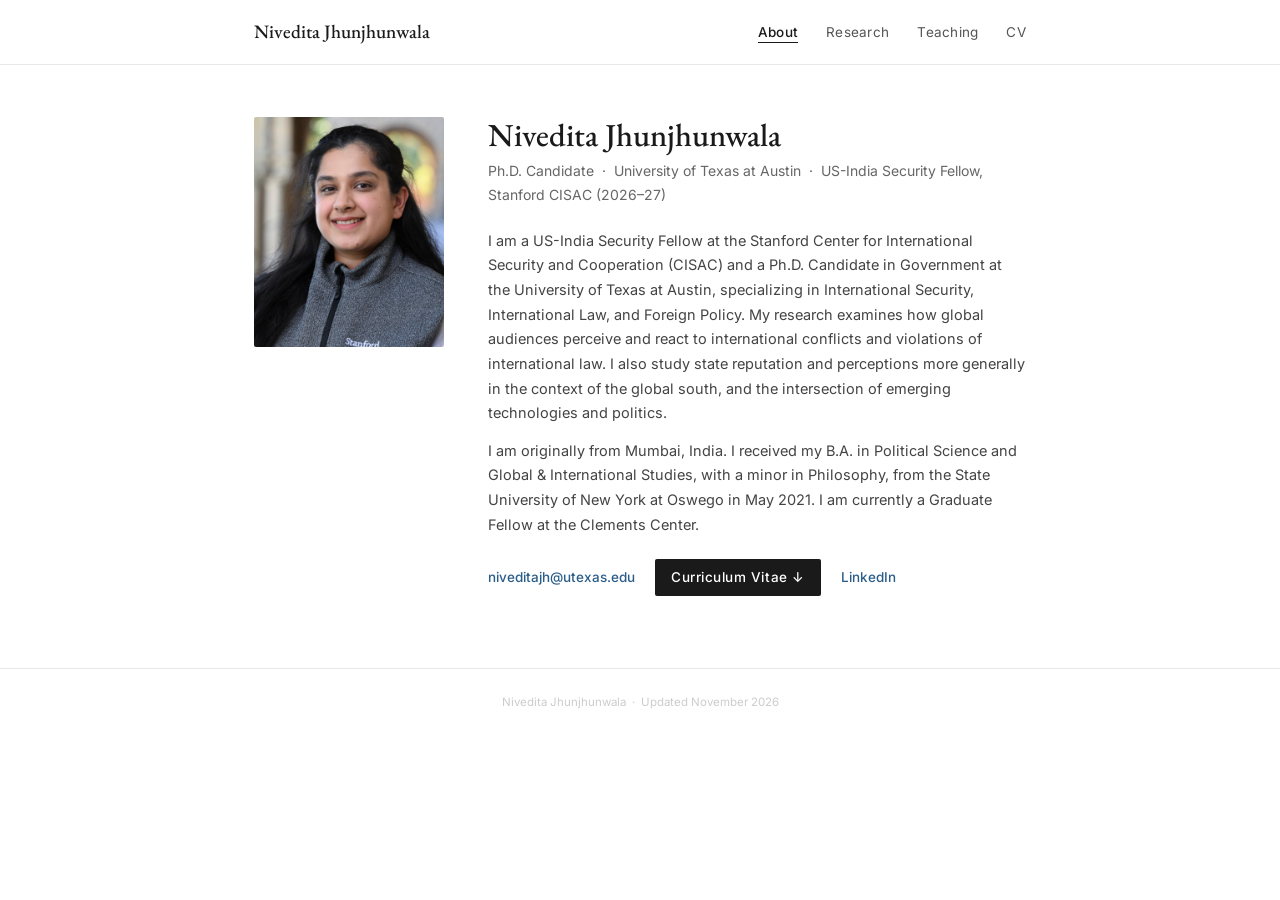
<file: index.html>
<!DOCTYPE html>
<html lang="en">
<head>
  <meta charset="UTF-8">
  <meta name="viewport" content="width=device-width, initial-scale=1.0">
  <title>Nivedita Jhunjhunwala</title>
  <link rel="preconnect" href="https://fonts.googleapis.com">
  <link href="https://fonts.googleapis.com/css2?family=EB+Garamond:ital,wght@0,400;0,500;1,400&family=Inter:wght@300;400;500&display=swap" rel="stylesheet">
  <link rel="stylesheet" href="style.css">
  <link rel="icon" href="favicon.ico">
  <script defer src="https://cloud.umami.is/script.js" data-website-id="0dfe74e1-a628-473d-bf97-f3dedea630b3"></script>
</head>
<body>

<nav>
  <div class="nav-inner">
    <a class="nav-name" href="index.html">Nivedita Jhunjhunwala</a>
    <ul class="nav-links">
      <li><a href="index.html" class="active">About</a></li>
      <li><a href="research.html">Research</a></li>
      <li><a href="teaching.html">Teaching</a></li>
      <li><a href="cv.html">CV</a></li>
    </ul>
  </div>
</nav>

<main>
  <div class="about-grid">

    <div class="photo-wrap">
      <img src="HEADSHOT.jpg" alt="Nivedita Jhunjhunwala">
    </div>

    <div class="about-text">
      <h1>Nivedita Jhunjhunwala</h1>
      <p class="position">Ph.D. Candidate &nbsp;·&nbsp; University of Texas at Austin &nbsp;·&nbsp; US-India Security Fellow, Stanford CISAC (2026–27)</p>

      <p>I am a US-India Security Fellow at the Stanford Center for International Security and Cooperation (CISAC) and a Ph.D. Candidate in Government at the University of Texas at Austin, specializing in International Security, International Law, and Foreign Policy. My research examines how global audiences perceive and react to international conflicts and violations of international law. I also study state reputation and perceptions more generally in the context of the global south, and the intersection of emerging technologies and politics.</p>

      <p>I am originally from Mumbai, India. I received my B.A. in Political Science and Global &amp; International Studies, with a minor in Philosophy, from the State University of New York at Oswego in May 2021. I am currently a Graduate Fellow at the Clements Center.</p>

      <div class="contact-row">
        <a href="mailto:niveditajh@utexas.edu">niveditajh@utexas.edu</a>
        <a class="btn" href="cv.pdf" target="_blank">Curriculum Vitae ↓</a>
        <a href="https://www.linkedin.com/in/njhunjhunwala/" target="_blank">LinkedIn</a>
      </div>
    </div>

  </div>
</main>

<footer>
  Nivedita Jhunjhunwala &nbsp;·&nbsp; Updated November 2026
</footer>

</body>
</html>
</file>
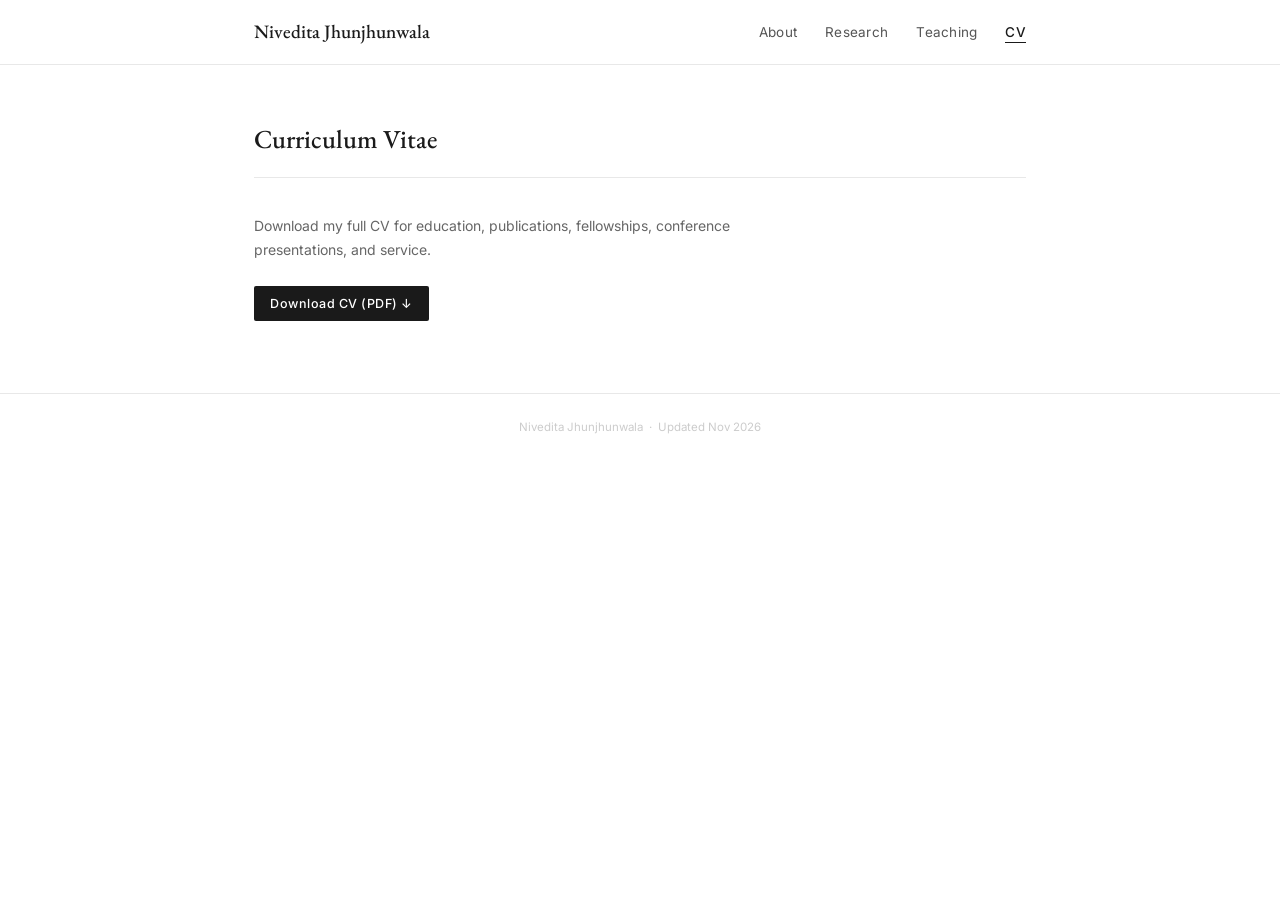
<file: cv.html>
<!DOCTYPE html>
<html lang="en">
<head>
  <meta charset="UTF-8">
  <meta name="viewport" content="width=device-width, initial-scale=1.0">
  <title>CV · Nivedita Jhunjhunwala</title>
  <link rel="preconnect" href="https://fonts.googleapis.com">
  <link href="https://fonts.googleapis.com/css2?family=EB+Garamond:ital,wght@0,400;0,500;1,400&family=Inter:wght@300;400;500&display=swap" rel="stylesheet">
  <link rel="stylesheet" href="style.css">
  <link rel="icon" href="favicon.ico">
  <script defer src="https://cloud.umami.is/script.js" data-website-id="0dfe74e1-a628-473d-bf97-f3dedea630b3"></script>
</head>
<body>

<nav>
  <div class="nav-inner">
    <a class="nav-name" href="index.html">Nivedita Jhunjhunwala</a>
    <ul class="nav-links">
      <li><a href="index.html">About</a></li>
      <li><a href="research.html">Research</a></li>
      <li><a href="teaching.html">Teaching</a></li>
      <li><a href="cv.html" class="active">CV</a></li>
    </ul>
  </div>
</nav>

<main>
  <h2 class="page-title">Curriculum Vitae</h2>

  <p class="cv-intro">Download my full CV for education, publications, fellowships, conference presentations, and service.</p>
  <a class="btn" href="cv.pdf" target="_blank">Download CV (PDF) ↓</a>
</main>

<footer>
  Nivedita Jhunjhunwala &nbsp;·&nbsp; Updated Nov 2026
</footer>

</body>
</html>
</file>
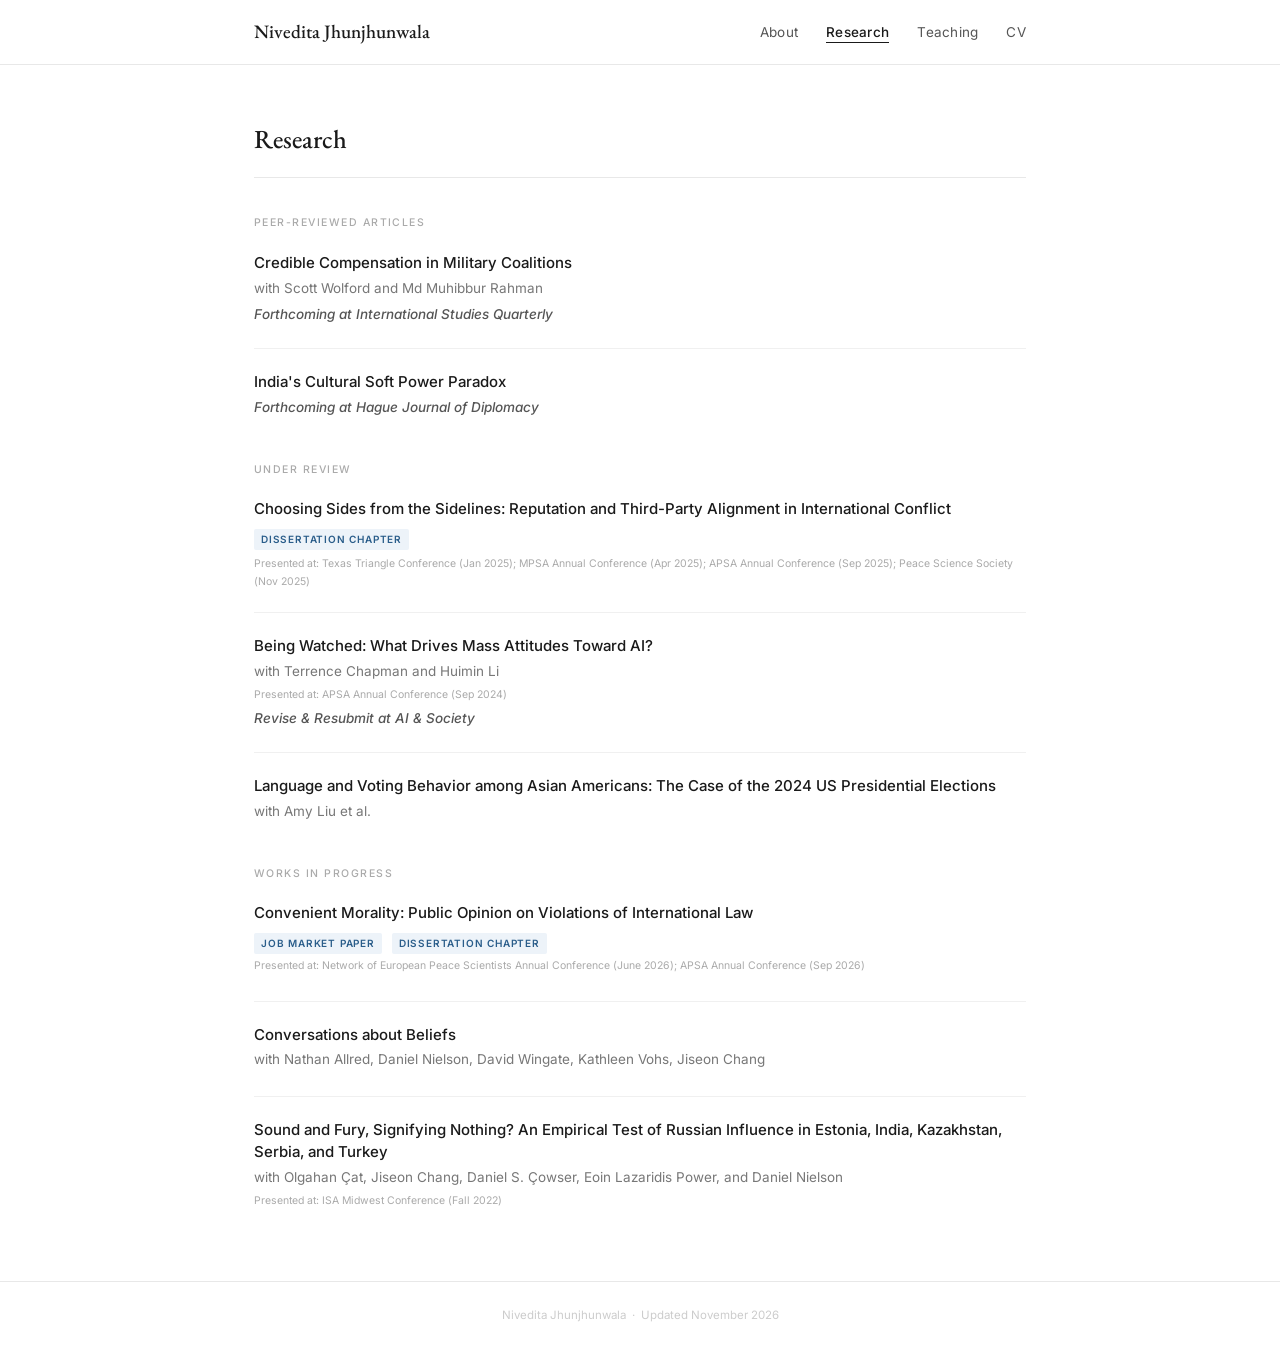
<file: research.html>
<!DOCTYPE html>
<html lang="en">
<head>
  <meta charset="UTF-8">
  <meta name="viewport" content="width=device-width, initial-scale=1.0">
  <title>Research · Nivedita Jhunjhunwala</title>
  <link rel="preconnect" href="https://fonts.googleapis.com">
  <link href="https://fonts.googleapis.com/css2?family=EB+Garamond:ital,wght@0,400;0,500;1,400&family=Inter:wght@300;400;500&display=swap" rel="stylesheet">
  <link rel="stylesheet" href="style.css">
  <link rel="icon" href="favicon.ico">
  <script defer src="https://cloud.umami.is/script.js" data-website-id="0dfe74e1-a628-473d-bf97-f3dedea630b3"></script>
</head>
<body>

<nav>
  <div class="nav-inner">
    <a class="nav-name" href="index.html">Nivedita Jhunjhunwala</a>
    <ul class="nav-links">
      <li><a href="index.html">About</a></li>
      <li><a href="research.html" class="active">Research</a></li>
      <li><a href="teaching.html">Teaching</a></li>
      <li><a href="cv.html">CV</a></li>
    </ul>
  </div>
</nav>

<main>
  <h2 class="page-title">Research</h2>

  <div class="research-group">
    <h3>Peer-reviewed articles</h3>

    <div class="paper">
      <div class="paper-title">Credible Compensation in Military Coalitions</div>
      <div class="paper-coauthors">with Scott Wolford and Md Muhibbur Rahman</div>
      <div class="paper-status">Forthcoming at <em>International Studies Quarterly</em></div>
    </div>

    <div class="paper">
      <div class="paper-title">India's Cultural Soft Power Paradox</div>
      <div class="paper-status">Forthcoming at <em>Hague Journal of Diplomacy</em></div>
    </div>
  </div>

  <div class="research-group">
    <h3>Under Review</h3>

    <div class="paper">
      <div class="paper-title">Choosing Sides from the Sidelines: Reputation and Third-Party Alignment in International Conflict</div>
      <div class="paper-badges"><span class="jmp-badge">Dissertation Chapter</span></div>
      <div class="paper-presentations">Presented at: Texas Triangle Conference (Jan 2025); MPSA Annual Conference (Apr 2025); APSA Annual Conference (Sep 2025); Peace Science Society (Nov 2025)</div>
    </div>

    <div class="paper">
      <div class="paper-title">Being Watched: What Drives Mass Attitudes Toward AI? </div>
      <div class="paper-coauthors">with Terrence Chapman and Huimin Li</div>
      <div class="paper-presentations">Presented at: APSA Annual Conference (Sep 2024)</div>
      <div class="paper-status">Revise & Resubmit at <em>AI & Society</em></div>
    </div>

    <div class="paper">
      <div class="paper-title">Language and Voting Behavior among Asian Americans: The Case of the 2024 US Presidential Elections</div>
      <div class="paper-coauthors">with Amy Liu et al.</div>
    </div>
  </div>

  <div class="research-group">
    <h3>Works in Progress</h3>

    <div class="paper">
      <div class="paper-title">Convenient Morality: Public Opinion on Violations of International Law</div>
      <div class="paper-badges">
        <span class="jmp-badge">Job Market Paper</span>
        <span class="jmp-badge">Dissertation Chapter</span>
      <div class="paper-presentations">Presented at: Network of European Peace Scientists Annual Conference (June 2026); APSA Annual Conference (Sep 2026) </div>

      </div>
    </div>

 <div class="paper">
      <div class="paper-title">Conversations about Beliefs</div>
      <div class="paper-coauthors">with Nathan Allred, Daniel Nielson, David Wingate, Kathleen Vohs, Jiseon Chang</div>
      </div>
    
    <div class="paper">
      <div class="paper-title">Sound and Fury, Signifying Nothing? An Empirical Test of Russian Influence in Estonia, India, Kazakhstan, Serbia, and Turkey</div>
      <div class="paper-coauthors">with Olgahan Çat, Jiseon Chang, Daniel S. Çowser, Eoin Lazaridis Power, and Daniel Nielson</div>
      <div class="paper-presentations">Presented at: ISA Midwest Conference (Fall 2022)</div>
    </div>
  </div>

</main>

<footer>
  Nivedita Jhunjhunwala &nbsp;·&nbsp; Updated November 2026
</footer>

</body>
</html>
</file>
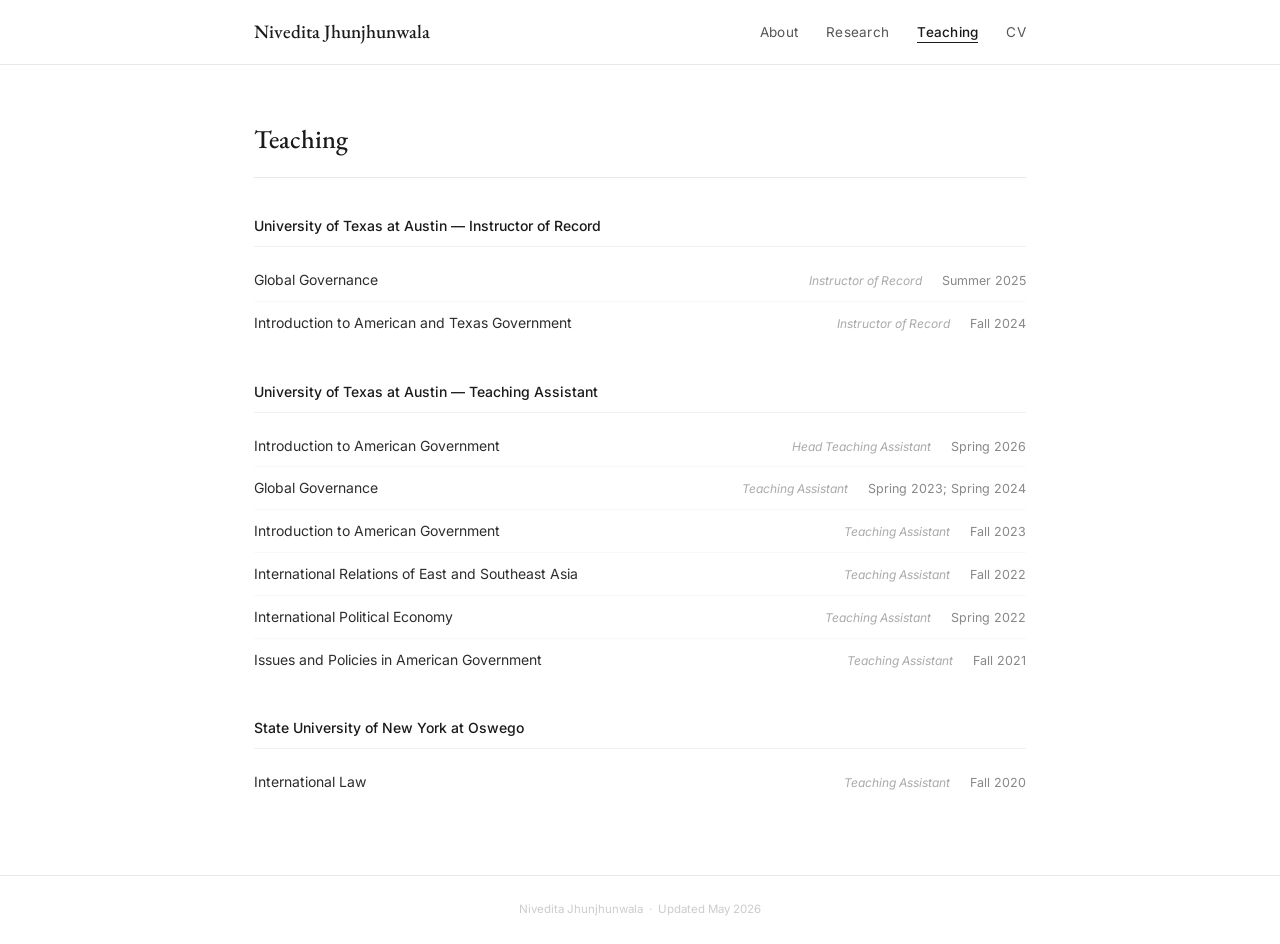
<file: teaching.html>
<!DOCTYPE html>
<html lang="en">
<head>
  <meta charset="UTF-8">
  <meta name="viewport" content="width=device-width, initial-scale=1.0">
  <title>Teaching · Nivedita Jhunjhunwala</title>
  <link rel="preconnect" href="https://fonts.googleapis.com">
  <link href="https://fonts.googleapis.com/css2?family=EB+Garamond:ital,wght@0,400;0,500;1,400&family=Inter:wght@300;400;500&display=swap" rel="stylesheet">
  <link rel="stylesheet" href="style.css">
  <link rel="icon" href="favicon.ico">
  <script defer src="https://cloud.umami.is/script.js" data-website-id="0dfe74e1-a628-473d-bf97-f3dedea630b3"></script>
</head>
<body>

<nav>
  <div class="nav-inner">
    <a class="nav-name" href="index.html">Nivedita Jhunjhunwala</a>
    <ul class="nav-links">
      <li><a href="index.html">About</a></li>
      <li><a href="research.html">Research</a></li>
      <li><a href="teaching.html" class="active">Teaching</a></li>
      <li><a href="cv.html">CV</a></li>
    </ul>
  </div>
</nav>

<main>
  <h2 class="page-title">Teaching</h2>

  <div class="teaching-block">
    <h3>University of Texas at Austin — Instructor of Record</h3>
    <ul class="course-list">
      <li>
        <span class="course-name">Global Governance</span>
        <span class="course-role">Instructor of Record</span>
        <span class="course-term">Summer 2025</span>
      </li>
      <li>
        <span class="course-name">Introduction to American and Texas Government</span>
        <span class="course-role">Instructor of Record</span>
        <span class="course-term">Fall 2024</span>
      </li>
    </ul>
  </div>

  <div class="teaching-block">
    <h3>University of Texas at Austin — Teaching Assistant</h3>
    <ul class="course-list">
      <li>
        <span class="course-name">Introduction to American Government</span>
        <span class="course-role">Head Teaching Assistant</span>
        <span class="course-term">Spring 2026</span>
      </li>
      <li>
        <span class="course-name">Global Governance</span>
        <span class="course-role">Teaching Assistant</span>
        <span class="course-term">Spring 2023; Spring 2024</span>
      </li>
      <li>
        <span class="course-name">Introduction to American Government</span>
        <span class="course-role">Teaching Assistant</span>
        <span class="course-term">Fall 2023</span>
      </li>
      <li>
        <span class="course-name">International Relations of East and Southeast Asia</span>
        <span class="course-role">Teaching Assistant</span>
        <span class="course-term">Fall 2022</span>
      </li>
      <li>
        <span class="course-name">International Political Economy</span>
        <span class="course-role">Teaching Assistant</span>
        <span class="course-term">Spring 2022</span>
      </li>
      <li>
        <span class="course-name">Issues and Policies in American Government</span>
        <span class="course-role">Teaching Assistant</span>
        <span class="course-term">Fall 2021</span>
      </li>
    </ul>
  </div>

  <div class="teaching-block">
    <h3>State University of New York at Oswego</h3>
    <ul class="course-list">
      <li>
        <span class="course-name">International Law</span>
        <span class="course-role">Teaching Assistant</span>
        <span class="course-term">Fall 2020</span>
      </li>
    </ul>
  </div>

</main>

<footer>
  Nivedita Jhunjhunwala &nbsp;·&nbsp; Updated May 2026
</footer>

</body>
</html>
</file>
<file: style.css>
*, *::before, *::after { margin: 0; padding: 0; box-sizing: border-box; }

body {
  font-family: 'Inter', system-ui, -apple-system, sans-serif;
  font-size: 15px;
  line-height: 1.7;
  color: #2d2d2d;
  background: #ffffff;
}

a { color: #2a5d8a; text-decoration: none; }
a:hover { text-decoration: underline; }

/* ── Navigation ── */
nav {
  background: #fff;
  border-bottom: 1px solid #e8e8e8;
}

.nav-inner {
  max-width: 820px;
  margin: 0 auto;
  padding: 16px 24px;
  display: flex;
  justify-content: space-between;
  align-items: center;
}

.nav-name {
  font-family: 'EB Garamond', Georgia, serif;
  font-size: 19px;
  font-weight: 500;
  color: #1a1a1a;
}

.nav-name:hover { text-decoration: none; }

.nav-links {
  display: flex;
  gap: 28px;
  list-style: none;
}

.nav-links a {
  font-size: 13.5px;
  color: #555;
  font-weight: 400;
  letter-spacing: 0.02em;
  transition: color 0.15s;
  padding-bottom: 2px;
}

.nav-links a:hover { color: #1a1a1a; text-decoration: none; }
.nav-links a.active {
  color: #1a1a1a;
  font-weight: 500;
  border-bottom: 1.5px solid #1a1a1a;
}

/* ── Main container ── */
main {
  max-width: 820px;
  margin: 0 auto;
  padding: 52px 24px 72px;
}

/* ── Page heading ── */
.page-title {
  font-family: 'EB Garamond', Georgia, serif;
  font-size: 26px;
  font-weight: 500;
  color: #1a1a1a;
  margin-bottom: 36px;
  padding-bottom: 16px;
  border-bottom: 1px solid #e8e8e8;
}

/* ── About / Home ── */
.about-grid {
  display: grid;
  grid-template-columns: 190px 1fr;
  gap: 44px;
  align-items: start;
}

.photo-wrap img {
  width: 190px;
  height: 230px;
  object-fit: cover;
  object-position: top;
  border-radius: 2px;
  display: block;
}

.photo-placeholder {
  width: 190px;
  height: 230px;
  background: #f2efe9;
  border: 1px dashed #ccc;
  border-radius: 2px;
  display: flex;
  flex-direction: column;
  align-items: center;
  justify-content: center;
  font-size: 12px;
  color: #aaa;
  text-align: center;
  line-height: 1.5;
  gap: 6px;
}

.about-text h1 {
  font-family: 'EB Garamond', Georgia, serif;
  font-size: 32px;
  font-weight: 500;
  color: #1a1a1a;
  line-height: 1.15;
  margin-bottom: 5px;
}

.about-text .position {
  font-size: 14px;
  color: #666;
  margin-bottom: 22px;
}

.about-text p {
  color: #444;
  margin-bottom: 13px;
  font-size: 14.5px;
}

.contact-row {
  margin-top: 22px;
  display: flex;
  gap: 20px;
  flex-wrap: wrap;
  align-items: center;
}

.contact-row a { font-size: 13.5px; font-weight: 500; }

/* ── Buttons ── */
.btn {
  display: inline-block;
  padding: 7px 16px;
  background: #1a1a1a;
  color: #fff !important;
  font-size: 12.5px;
  font-weight: 500;
  border-radius: 2px;
  letter-spacing: 0.04em;
  transition: background 0.15s;
}

.btn:hover { background: #3a3a3a; text-decoration: none !important; }

/* ── Research ── */
.research-group { margin-bottom: 42px; }
.research-group:last-child { margin-bottom: 0; }

.research-group h3 {
  font-size: 10.5px;
  font-weight: 500;
  letter-spacing: 0.14em;
  text-transform: uppercase;
  color: #aaa;
  margin-bottom: 20px;
}

.paper {
  margin-bottom: 22px;
  padding-bottom: 22px;
  border-bottom: 1px solid #f0f0f0;
}

.paper:last-child { border-bottom: none; margin-bottom: 0; padding-bottom: 0; }

.paper-title {
  font-size: 15px;
  font-weight: 500;
  color: #1a1a1a;
  margin-bottom: 3px;
  line-height: 1.45;
}

.paper-title a { color: #2a5d8a; }

.paper-coauthors {
  font-size: 13.5px;
  color: #777;
  margin-bottom: 3px;
}

.paper-status {
  font-size: 13.5px;
  color: #555;
  font-style: italic;
  font-weight: 500;
  margin-top: 3px;
}

.paper-presentations {
  font-size: 10.5px;
  color: #aaa;
  margin-top: 2px;
}

.paper-badges {
  margin-top: 5px;
  margin-bottom: 4px;
}

.jmp-badge {
  display: inline-block;
  font-size: 10px;
  font-weight: 600;
  font-style: normal;
  letter-spacing: 0.08em;
  text-transform: uppercase;
  color: #2a5d8a;
  background: #edf3f9;
  padding: 2px 7px;
  border-radius: 2px;
  margin-right: 6px;
  vertical-align: middle;
}

/* ── Teaching ── */
.teaching-block { margin-bottom: 36px; }
.teaching-block:last-child { margin-bottom: 0; }

.teaching-block h3 {
  font-size: 14px;
  font-weight: 500;
  color: #1a1a1a;
  margin-bottom: 12px;
  padding-bottom: 8px;
  border-bottom: 1px solid #f0f0f0;
}

.course-list { list-style: none; }

.course-list li {
  display: grid;
  grid-template-columns: 1fr auto auto;
  gap: 12px 20px;
  align-items: baseline;
  padding: 9px 0;
  border-bottom: 1px solid #f8f8f8;
  font-size: 14px;
}

.course-list li:last-child { border-bottom: none; }

.course-name { color: #2d2d2d; }
.course-role { font-size: 12px; color: #aaa; font-style: italic; white-space: nowrap; }
.course-term { font-size: 12.5px; color: #888; white-space: nowrap; text-align: right; }

/* ── CV page ── */
.cv-intro {
  font-size: 14px;
  color: #666;
  margin-bottom: 24px;
  max-width: 480px;
}

/* ── Contact page ── */
.contact-address {
  font-style: normal;
  font-size: 14px;
  color: #555;
  line-height: 1.9;
  margin-bottom: 18px;
}

.contact-address strong { color: #1a1a1a; font-weight: 500; }

.contact-link-row {
  display: flex;
  flex-direction: column;
  gap: 8px;
  font-size: 14px;
}

/* ── Footer ── */
footer {
  border-top: 1px solid #e8e8e8;
  padding: 24px;
  text-align: center;
  font-size: 11.5px;
  color: #ccc;
}

/* ── Responsive ── */
@media (max-width: 580px) {
  .about-grid { grid-template-columns: 1fr; gap: 28px; }

  .photo-wrap img, .photo-placeholder { width: 150px; height: 182px; }

  .nav-inner { flex-direction: column; gap: 12px; }
  .nav-links { gap: 16px; flex-wrap: wrap; justify-content: center; }

  .course-list li { grid-template-columns: 1fr; gap: 2px; }
}
</file>
